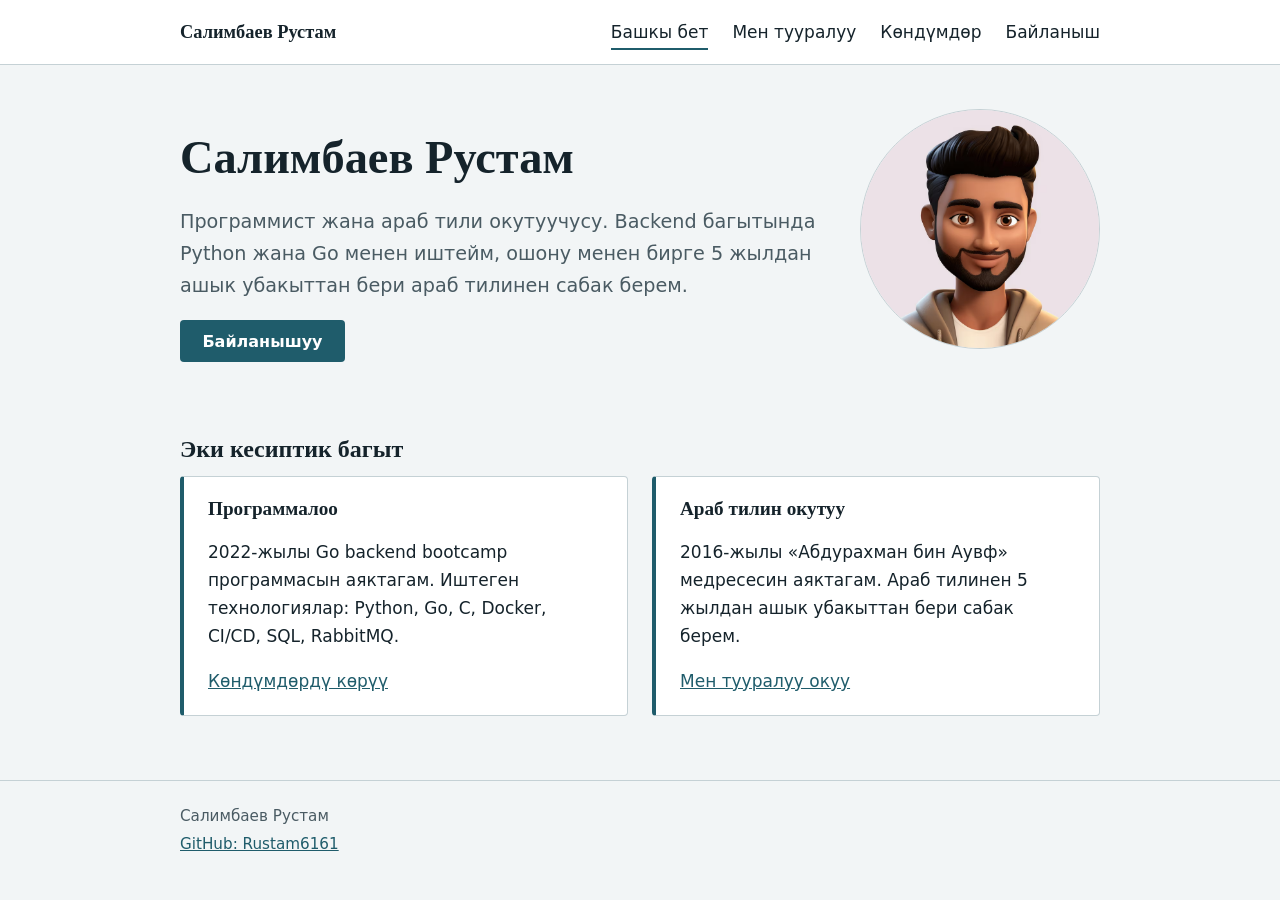
<file: index.html>
<!DOCTYPE html>
<html lang="ky">
<head>
  <meta charset="UTF-8">
  <meta name="viewport" content="width=device-width, initial-scale=1">
  <title>Башкы бет — Салимбаев Рустам</title>
  <meta name="description" content="Салимбаев Рустам — программист жана араб тили окутуучусу.">
  <link rel="stylesheet" href="css/style.css">
  <script src="js/script.js" defer></script>
</head>
<body>
  <a class="skip" href="#main">Негизги мазмунга өтүү</a>
  <header class="site-header">
    <div class="wrap bar">
      <a class="brand" href="index.html">Салимбаев Рустам</a>
      <button class="menu-btn" type="button" aria-expanded="false" aria-controls="nav">Меню</button>
      <nav id="nav" aria-label="Негизги меню"><ul><li><a href="index.html" aria-current="page">Башкы бет</a></li><li><a href="about.html">Мен тууралуу</a></li><li><a href="skills.html">Көндүмдөр</a></li><li><a href="contact.html">Байланыш</a></li></ul></nav>
    </div>
  </header>
  <main id="main" class="wrap">
    <section class="hero">
      <div class="hero-text">
        <h1>Салимбаев Рустам</h1>
        <p class="lead">Программист жана араб тили окутуучусу. Backend багытында Python жана Go менен иштейм, ошону менен бирге 5 жылдан ашык убакыттан бери араб тилинен сабак берем.</p>
        <a class="btn" href="contact.html">Байланышуу</a>
      </div>
      <figure class="avatar">
        <img src="assets/memoji-handsome-indian-guy-man-white-background-emoji-cartoon-character_826801-7987.avif" width="240" height="240" alt="Салимбаев Рустамдын жалпы аватар сүрөтү">
        <span class="avatar-fallback" aria-hidden="true">СР</span>
      </figure>
    </section>

    <section aria-labelledby="dir-title">
      <h2 id="dir-title">Эки кесиптик багыт</h2>
      <div class="two">
        <article class="panel">
          <h3>Программалоо</h3>
          <p>2022-жылы Go backend bootcamp программасын аяктагам. Иштеген технологиялар: Python, Go, C, Docker, CI/CD, SQL, RabbitMQ.</p>
          <a href="skills.html">Көндүмдөрдү көрүү</a>
        </article>
        <article class="panel">
          <h3>Араб тилин окутуу</h3>
          <p>2016-жылы «Абдурахман бин Аувф» медресесин аяктагам. Араб тилинен 5 жылдан ашык убакыттан бери сабак берем.</p>
          <a href="about.html">Мен тууралуу окуу</a>
        </article>
      </div>
    </section>
  </main>
  <footer class="site-footer">
    <div class="wrap">
      <p>Салимбаев Рустам</p>
      <p><a href="https://github.com/Rustam6161" target="_blank" rel="noopener noreferrer">GitHub: Rustam6161</a></p>
    </div>
  </footer>
</body>
</html>
</file>
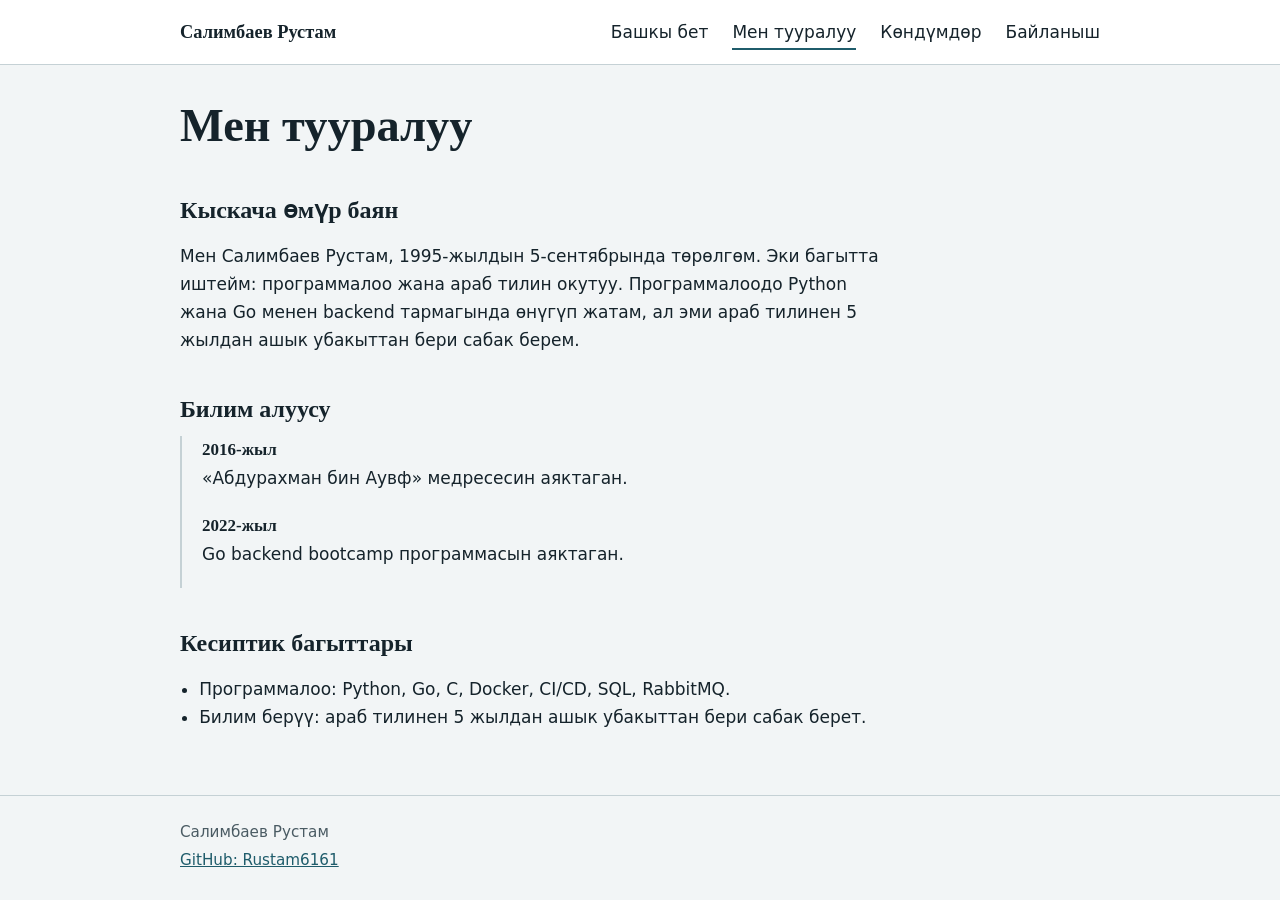
<file: about.html>
<!DOCTYPE html>
<html lang="ky">
<head>
  <meta charset="UTF-8">
  <meta name="viewport" content="width=device-width, initial-scale=1">
  <title>Мен тууралуу — Салимбаев Рустам</title>
  <meta name="description" content="Салимбаев Рустамдын өмүр баяны, билими жана кесиптик багыттары.">
  <link rel="stylesheet" href="css/style.css">
  <script src="js/script.js" defer></script>
</head>
<body>
  <a class="skip" href="#main">Негизги мазмунга өтүү</a>
  <header class="site-header">
    <div class="wrap bar">
      <a class="brand" href="index.html">Салимбаев Рустам</a>
      <button class="menu-btn" type="button" aria-expanded="false" aria-controls="nav">Меню</button>
      <nav id="nav" aria-label="Негизги меню"><ul><li><a href="index.html">Башкы бет</a></li><li><a href="about.html" aria-current="page">Мен тууралуу</a></li><li><a href="skills.html">Көндүмдөр</a></li><li><a href="contact.html">Байланыш</a></li></ul></nav>
    </div>
  </header>
  <main id="main" class="wrap">
    <h1>Мен тууралуу</h1>
    <section aria-labelledby="bio">
      <h2 id="bio">Кыскача өмүр баян</h2>
      <p>Мен Салимбаев Рустам, 1995-жылдын 5-сентябрында төрөлгөм. Эки багытта иштейм: программалоо жана араб тилин окутуу. Программалоодо Python жана Go менен backend тармагында өнүгүп жатам, ал эми араб тилинен 5 жылдан ашык убакыттан бери сабак берем.</p>
    </section>
    <section aria-labelledby="edu">
      <h2 id="edu">Билим алуусу</h2>
      <ol class="timeline">
        <li><strong>2016-жыл</strong><span>«Абдурахман бин Аувф» медресесин аяктаган.</span></li>
        <li><strong>2022-жыл</strong><span>Go backend bootcamp программасын аяктаган.</span></li>
      </ol>
    </section>
    <section aria-labelledby="dirs">
      <h2 id="dirs">Кесиптик багыттары</h2>
      <ul class="plain">
        <li>Программалоо: Python, Go, C, Docker, CI/CD, SQL, RabbitMQ.</li>
        <li>Билим берүү: араб тилинен 5 жылдан ашык убакыттан бери сабак берет.</li>
      </ul>
    </section>
  </main>
  <footer class="site-footer">
    <div class="wrap">
      <p>Салимбаев Рустам</p>
      <p><a href="https://github.com/Rustam6161" target="_blank" rel="noopener noreferrer">GitHub: Rustam6161</a></p>
    </div>
  </footer>
</body>
</html>
</file>
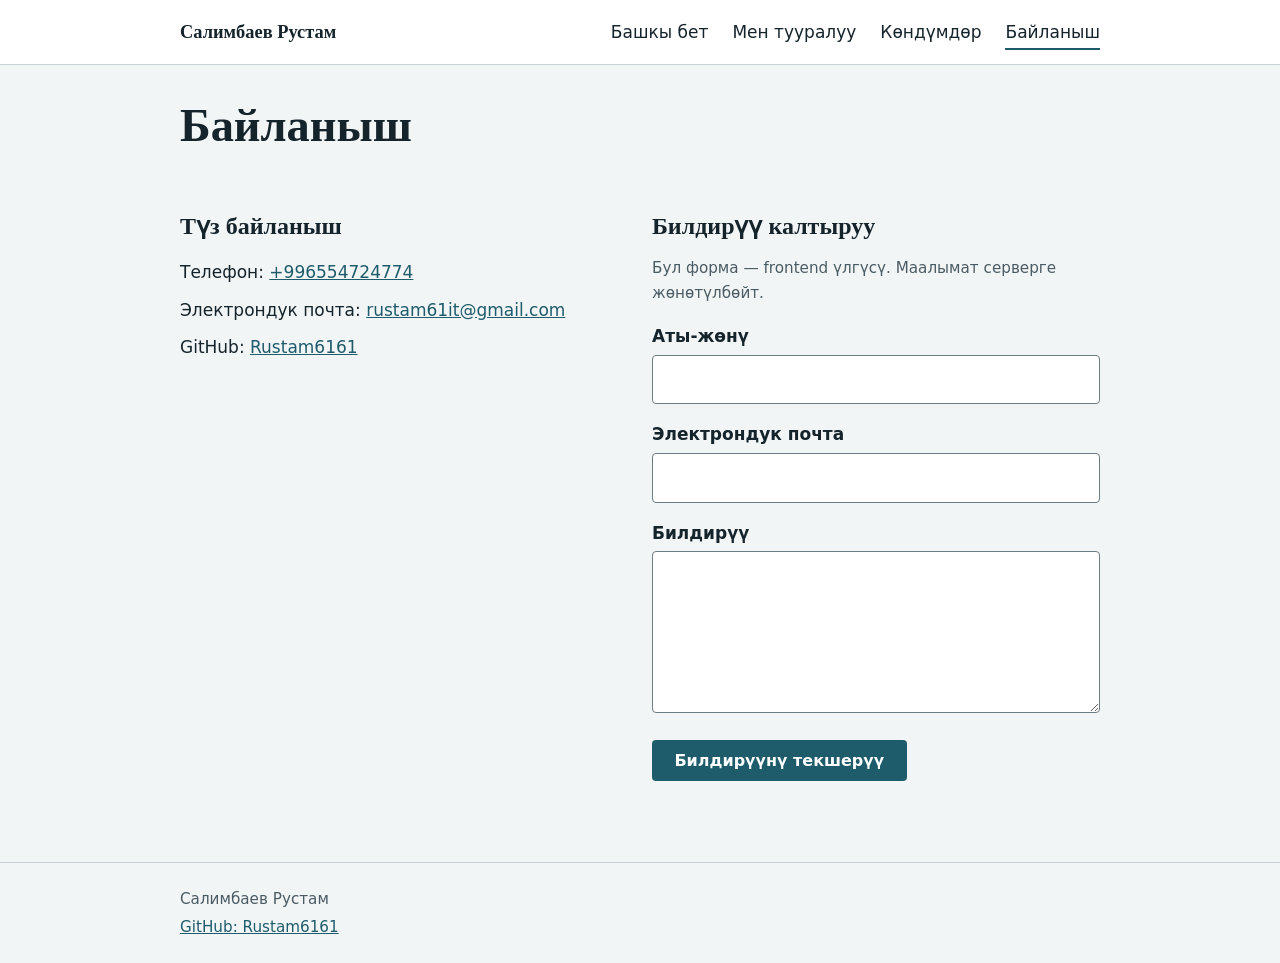
<file: contact.html>
<!DOCTYPE html>
<html lang="ky">
<head>
  <meta charset="UTF-8">
  <meta name="viewport" content="width=device-width, initial-scale=1">
  <title>Байланыш — Салимбаев Рустам</title>
  <meta name="description" content="Салимбаев Рустам менен байланышуу.">
  <link rel="stylesheet" href="css/style.css">
  <script src="js/script.js" defer></script>
</head>
<body>
  <a class="skip" href="#main">Негизги мазмунга өтүү</a>
  <header class="site-header">
    <div class="wrap bar">
      <a class="brand" href="index.html">Салимбаев Рустам</a>
      <button class="menu-btn" type="button" aria-expanded="false" aria-controls="nav">Меню</button>
      <nav id="nav" aria-label="Негизги меню"><ul><li><a href="index.html">Башкы бет</a></li><li><a href="about.html">Мен тууралуу</a></li><li><a href="skills.html">Көндүмдөр</a></li><li><a href="contact.html" aria-current="page">Байланыш</a></li></ul></nav>
    </div>
  </header>
  <main id="main" class="wrap">
    <h1>Байланыш</h1>
    <div class="two">
      <section aria-labelledby="c1">
        <h2 id="c1">Түз байланыш</h2>
        <ul class="plain contacts">
          <li>Телефон: <a href="tel:+996554724774">+996554724774</a></li>
          <li>Электрондук почта: <a href="mailto:rustam61it@gmail.com">rustam61it@gmail.com</a></li>
          <li>GitHub: <a href="https://github.com/Rustam6161" target="_blank" rel="noopener noreferrer">Rustam6161</a></li>
        </ul>
      </section>
      <section aria-labelledby="c2">
        <h2 id="c2">Билдирүү калтыруу</h2>
        <p class="note">Бул форма — frontend үлгүсү. Маалымат серверге жөнөтүлбөйт.</p>
        <form id="contact-form" novalidate>
          <label for="name">Аты-жөнү</label>
          <input id="name" name="name" type="text" autocomplete="name" required>
          <label for="email">Электрондук почта</label>
          <input id="email" name="email" type="email" autocomplete="email" required>
          <label for="msg">Билдирүү</label>
          <textarea id="msg" name="msg" rows="5" required></textarea>
          <button class="btn" type="submit">Билдирүүнү текшерүү</button>
          <p id="form-status" role="status" aria-live="polite"></p>
        </form>
      </section>
    </div>
  </main>
  <footer class="site-footer">
    <div class="wrap">
      <p>Салимбаев Рустам</p>
      <p><a href="https://github.com/Rustam6161" target="_blank" rel="noopener noreferrer">GitHub: Rustam6161</a></p>
    </div>
  </footer>
</body>
</html>
</file>
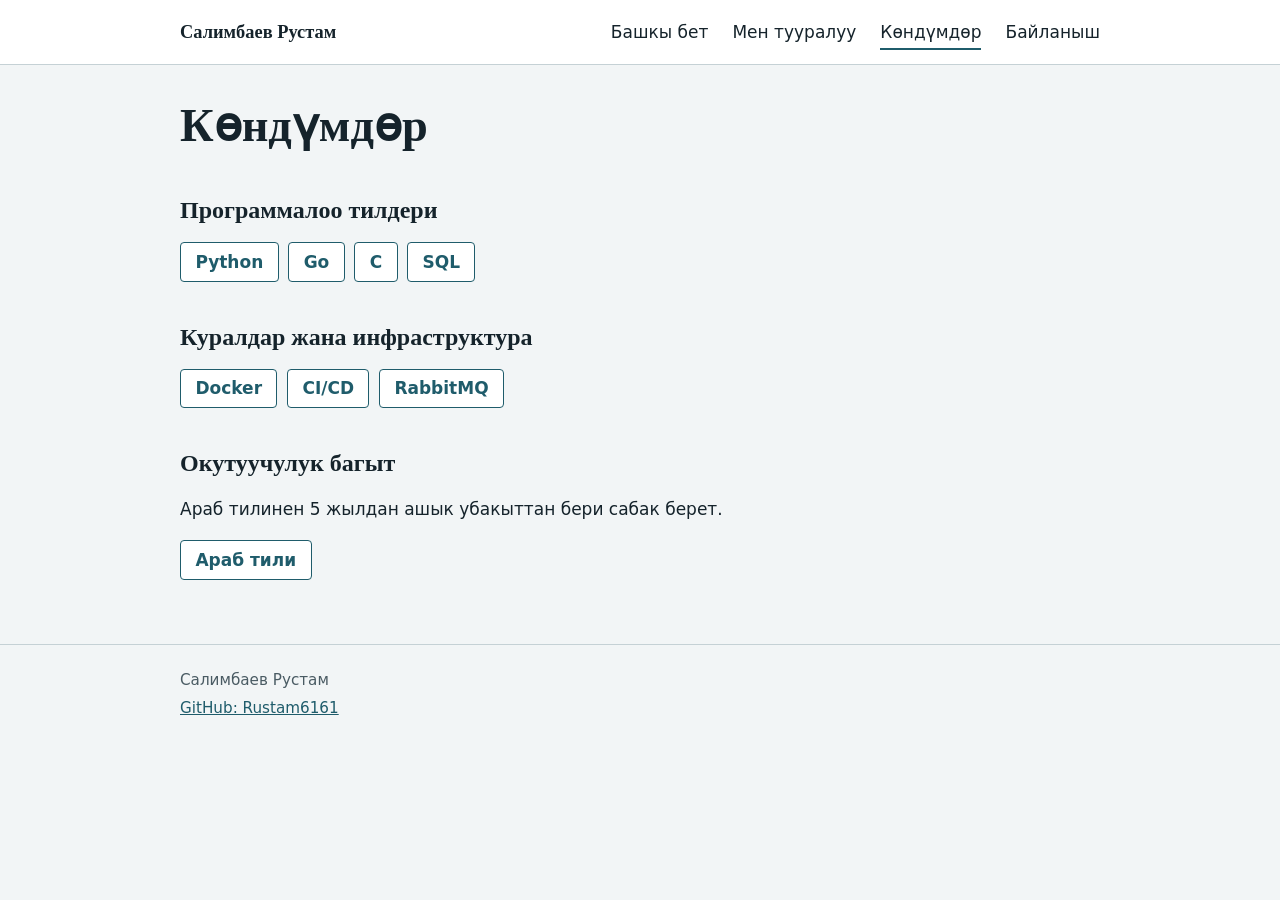
<file: skills.html>
<!DOCTYPE html>
<html lang="ky">
<head>
  <meta charset="UTF-8">
  <meta name="viewport" content="width=device-width, initial-scale=1">
  <title>Көндүмдөр — Салимбаев Рустам</title>
  <meta name="description" content="Салимбаев Рустамдын программалоо жана окутуучулук көндүмдөрү.">
  <link rel="stylesheet" href="css/style.css">
  <script src="js/script.js" defer></script>
</head>
<body>
  <a class="skip" href="#main">Негизги мазмунга өтүү</a>
  <header class="site-header">
    <div class="wrap bar">
      <a class="brand" href="index.html">Салимбаев Рустам</a>
      <button class="menu-btn" type="button" aria-expanded="false" aria-controls="nav">Меню</button>
      <nav id="nav" aria-label="Негизги меню"><ul><li><a href="index.html">Башкы бет</a></li><li><a href="about.html">Мен тууралуу</a></li><li><a href="skills.html" aria-current="page">Көндүмдөр</a></li><li><a href="contact.html">Байланыш</a></li></ul></nav>
    </div>
  </header>
  <main id="main" class="wrap">
    <h1>Көндүмдөр</h1>
    <section aria-labelledby="s1">
      <h2 id="s1">Программалоо тилдери</h2>
      <ul class="tags"><li>Python</li><li>Go</li><li>C</li><li>SQL</li></ul>
    </section>
    <section aria-labelledby="s2">
      <h2 id="s2">Куралдар жана инфраструктура</h2>
      <ul class="tags"><li>Docker</li><li>CI/CD</li><li>RabbitMQ</li></ul>
    </section>
    <section aria-labelledby="s3">
      <h2 id="s3">Окутуучулук багыт</h2>
      <p>Араб тилинен 5 жылдан ашык убакыттан бери сабак берет.</p>
      <ul class="tags"><li>Араб тили</li></ul>
    </section>
  </main>
  <footer class="site-footer">
    <div class="wrap">
      <p>Салимбаев Рустам</p>
      <p><a href="https://github.com/Rustam6161" target="_blank" rel="noopener noreferrer">GitHub: Rustam6161</a></p>
    </div>
  </footer>
</body>
</html>
</file>
<file: css/style.css>
/* Түстөр жана өлчөмдөр */
:root{
  --bg:#f2f5f6; --ink:#15232b; --muted:#4a5b63; --accent:#1f5c6b;
  --line:#c5d1d5; --panel:#ffffff;
  --serif:Georgia,"Times New Roman",serif;
  --sans:system-ui,-apple-system,"Segoe UI",Roboto,Arial,sans-serif;
}
*{box-sizing:border-box}
body{margin:0;background:var(--bg);color:var(--ink);font:1.0625rem/1.65 var(--sans)}
.wrap{max-width:960px;margin:0 auto;padding:0 1.25rem}
h1,h2,h3{font-family:var(--serif);line-height:1.25;font-weight:700}
h1{font-size:clamp(2rem,5vw,2.9rem);margin:2rem 0 1rem}
h2{font-size:1.5rem;margin:2.5rem 0 .75rem}
h3{font-size:1.2rem;margin:0 0 .5rem}
p{max-width:65ch}
a{color:var(--accent)}
:focus-visible{outline:3px solid #e0a100;outline-offset:2px}

.skip{position:absolute;left:-999px;background:#fff;padding:.5rem 1rem}
.skip:focus{left:1rem;top:1rem;z-index:10}

/* Сайттын башы */
.site-header{border-bottom:1px solid var(--line);background:var(--panel)}
.bar{display:flex;align-items:center;justify-content:space-between;gap:1rem;min-height:64px;flex-wrap:wrap}
.brand{font:700 1.15rem var(--serif);color:var(--ink);text-decoration:none}
nav ul{display:flex;gap:1.5rem;list-style:none;margin:0;padding:0}
nav a{color:var(--ink);text-decoration:none;padding:.4rem 0;border-bottom:2px solid transparent}
nav a:hover,nav a[aria-current="page"]{border-bottom-color:var(--accent)}
.menu-btn{display:none;font:inherit;padding:.4rem .9rem;background:none;border:1px solid var(--ink);border-radius:4px;color:var(--ink)}

/* Башкы бет */
.hero{display:grid;grid-template-columns:1fr 240px;gap:2.5rem;align-items:center;padding:2rem 0}
.lead{font-size:1.2rem;color:var(--muted)}
.avatar{margin:0;position:relative;width:240px;height:240px;border-radius:50%;overflow:hidden;border:1px solid var(--line)}
.avatar img{display:block;width:100%;height:100%;object-fit:cover}
.avatar-fallback{display:none;position:absolute;inset:0;align-items:center;justify-content:center;background:var(--accent);color:#fff;font:700 3rem var(--serif)}
.avatar.no-img img{display:none}
.avatar.no-img .avatar-fallback{display:flex}

.btn{display:inline-block;background:var(--accent);color:#fff;border:0;border-radius:4px;padding:.7rem 1.4rem;font:600 1rem var(--sans);text-decoration:none;cursor:pointer}
.btn:hover{background:#174853}

.two{display:grid;grid-template-columns:1fr 1fr;gap:1.5rem}
.panel{background:var(--panel);border:1px solid var(--line);border-left:4px solid var(--accent);border-radius:4px;padding:1.25rem 1.5rem}

/* Тизмелер */
.timeline{list-style:none;padding:0;margin:0;border-left:2px solid var(--line)}
.timeline li{padding:0 0 1.25rem 1.25rem;display:flex;flex-direction:column}
.timeline strong{font-family:var(--serif)}
.plain{padding-left:1.2rem}
.contacts{list-style:none;padding:0}
.contacts li{margin-bottom:.6rem}
.tags{list-style:none;display:flex;flex-wrap:wrap;gap:.6rem;padding:0}
.tags li{background:var(--panel);border:1px solid var(--accent);color:var(--accent);padding:.3rem .9rem;border-radius:4px;font-weight:600}

/* Форма */
.note{color:var(--muted);font-size:.95rem}
label{display:block;font-weight:600;margin:1rem 0 .3rem}
input,textarea{width:100%;font:inherit;padding:.6rem .75rem;border:1px solid #6b7c84;border-radius:4px;background:#fff;color:var(--ink)}
form .btn{margin-top:1.2rem}
#form-status{margin-top:1rem;font-weight:600}
#form-status.err{color:#9b1c1c}

.site-footer{margin-top:4rem;border-top:1px solid var(--line);padding:1.25rem 0;color:var(--muted);font-size:.95rem}
.site-footer p{margin:.2rem 0}

/* Мобилдик көрүнүш */
@media (max-width:720px){
  .hero,.two{grid-template-columns:1fr}
  .avatar{order:-1;width:160px;height:160px}
  .menu-btn{display:inline-block}
  nav{width:100%;display:none}
  nav.open{display:block}
  nav ul{flex-direction:column;gap:.25rem;padding-bottom:1rem}
}
</file>
